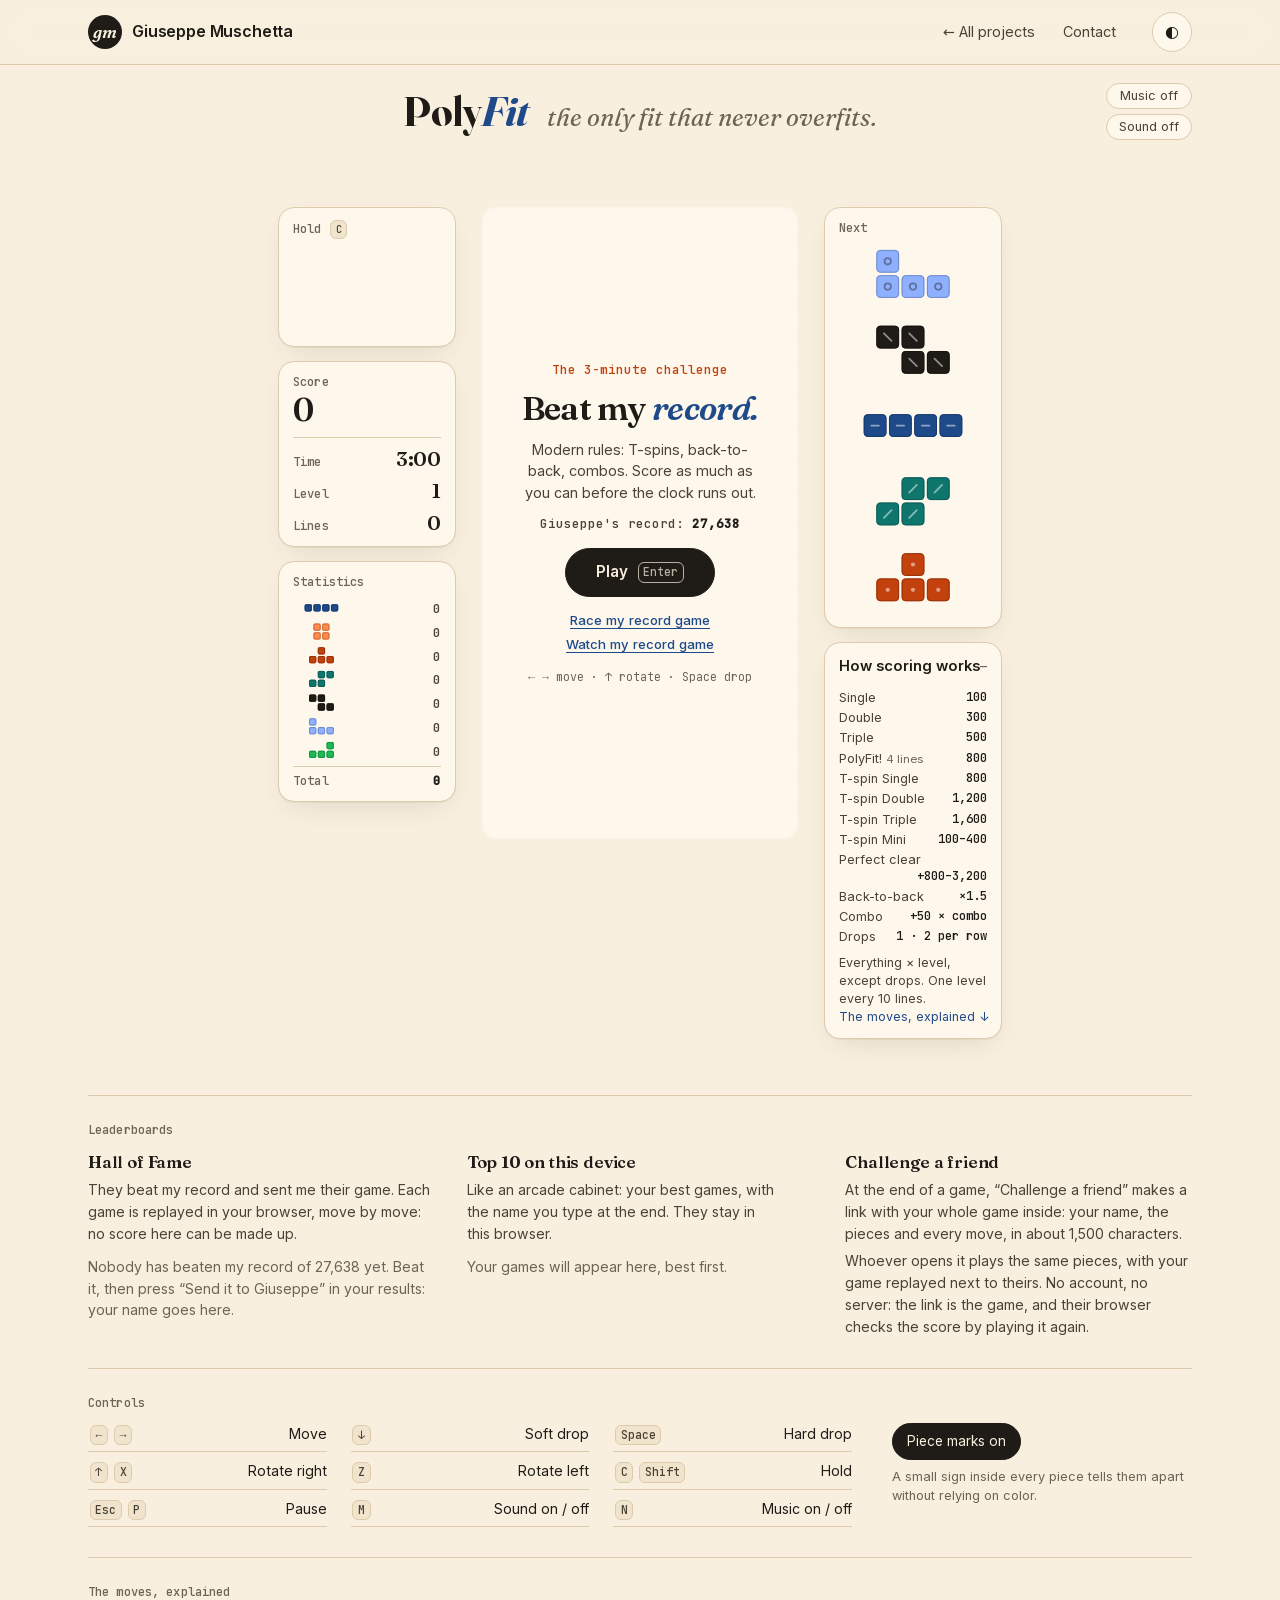
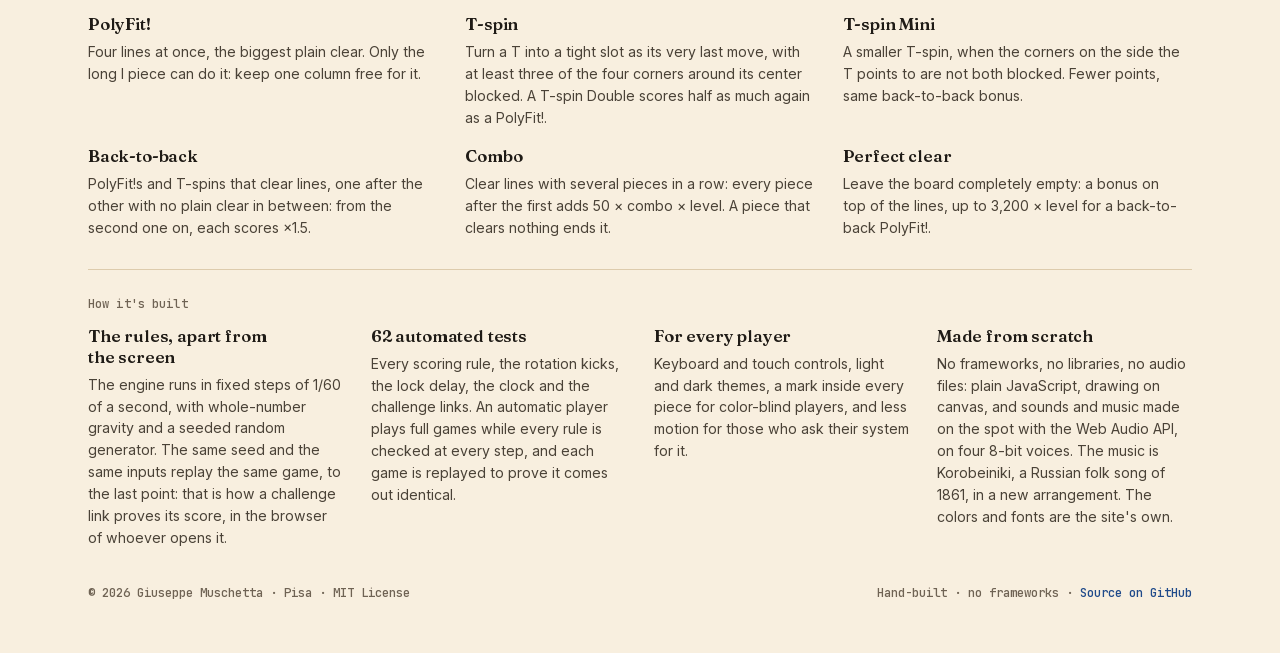
<file: index.html>
<!doctype html>
<!-- © 2026 Giuseppe Muschetta. Released under the MIT License: see LICENSE. -->
<html lang="en">
<head>
  <meta charset="utf-8">
  <meta name="viewport" content="width=device-width, initial-scale=1, viewport-fit=cover">
  <meta name="copyright" content="© 2026 Giuseppe Muschetta. MIT License.">
  <title>PolyFit: the 3-minute challenge · Giuseppe Muschetta</title>
  <meta name="description" content="PolyFit, a falling-blocks puzzle with modern rules by Giuseppe Muschetta: T-spins, combos, back-to-back. Three minutes to score as much as you can.">
  <meta name="color-scheme" content="light dark">
  <meta property="og:title" content="PolyFit: the 3-minute challenge · Giuseppe Muschetta">
  <meta property="og:description" content="Three minutes, one score. A falling-blocks puzzle with modern rules, hand-built from scratch: T-spins, combos, back-to-back. Can you beat it?">
  <meta property="og:type" content="website">
  <meta property="og:url" content="https://giuseppemuschetta.com/challenge/">
  <meta property="og:site_name" content="Giuseppe Muschetta">
  <meta property="og:locale" content="en_US">
  <meta property="og:image" content="https://giuseppemuschetta.com/assets/og/challenge.png">
  <meta property="og:image:width" content="1200">
  <meta property="og:image:height" content="630">
  <meta property="og:image:alt" content="PolyFit: the 3-minute challenge by Giuseppe Muschetta. 3 min on the clock, one score; 15 levels on the official speed curve; 0 frameworks or libraries, hand-built.">
  <meta name="twitter:card" content="summary_large_image">
  <meta name="twitter:title" content="PolyFit: the 3-minute challenge · Giuseppe Muschetta">
  <meta name="twitter:description" content="Three minutes, one score. A falling-blocks puzzle with modern rules, hand-built from scratch: T-spins, combos, back-to-back. Can you beat it?">
  <meta name="twitter:image" content="https://giuseppemuschetta.com/assets/og/challenge.png">
  <link rel="canonical" href="https://giuseppemuschetta.com/challenge/">
  <link rel="icon" href="favicon.svg" type="image/svg+xml">
  <link rel="stylesheet" href="assets/fonts/fonts.css">
  <link rel="stylesheet" href="styles/polyfit.css">
  <script src="src/theme-init.js"></script>
  <script type="module" src="src/main.js"></script>
</head>
<body>
  <header class="nav">
    <div class="wrap">
      <a class="mark" href="https://giuseppemuschetta.com/"><i>gm</i><span>Giuseppe Muschetta</span></a>
      <nav class="links">
        <a href="https://giuseppemuschetta.com/#work"><span class="l-long">← All projects</span><span class="l-short">← Work</span></a>
        <a class="hide-s" href="https://giuseppemuschetta.com/#contact">Contact</a>
      </nav>
      <button class="icon-btn" id="theme-btn" type="button" aria-label="Toggle light and dark theme">◐</button>
    </div>
  </header>

  <div class="title-row">
    <div class="brand">
      <h1>Poly<em>Fit</em></h1>
      <p class="slogan">the only fit that never overfits.</p>
    </div>
    <div class="toggles">
      <button class="chip" id="music-btn" type="button" aria-pressed="false">Music off</button>
      <button class="chip" id="sound-btn" type="button" aria-pressed="false">Sound off</button>
    </div>
  </div>

  <main class="stage" id="stage">
    <aside class="side side-left">
    <section class="panel hold-panel" aria-label="Hold">
      <h2 class="label">Hold <kbd>C</kbd></h2>
      <canvas id="hold"></canvas>
    </section>

    <section class="panel stats" aria-label="Game status">
      <div class="stat score-stat"><span class="label">Score</span><b id="score">0</b><span class="pace" id="pace" hidden></span></div>
      <div class="stat" id="time-stat"><span class="label">Time</span><b id="time">3:00</b></div>
      <div class="stat"><span class="label">Level</span><b id="level">1</b></div>
      <div class="stat"><span class="label">Lines</span><b id="lines">0</b></div>
    </section>

    <section class="panel rival" id="rival" hidden aria-label="Your rival, on the same pieces">
      <h2 class="label">Rival</h2>
      <p class="rival-name" id="rival-name"></p>
      <canvas id="rival-board" aria-hidden="true"></canvas>
      <p class="rival-line"><b id="rival-score">0</b><span id="rival-move"></span></p>
    </section>

    <section class="panel watchbar" id="watchbar" hidden aria-label="Replay">
      <h2 class="label">Watching</h2>
      <p class="watch-name" id="watch-name"></p>
      <div class="watch-buttons">
        <button class="chip" id="watch-speed" type="button" aria-label="Replay speed">1×</button>
        <button class="chip" id="watch-again" type="button" hidden>Watch again</button>
        <button class="chip" id="watch-stop" type="button">Stop <kbd>Esc</kbd></button>
      </div>
    </section>

    <section class="panel dealt" aria-label="Statistics: the pieces so far, by shape">
      <h2 class="label">Statistics</h2>
      <div class="dealt-grid" id="dealt-grid">
        <canvas id="dealt-shapes" aria-hidden="true"></canvas>
      </div>
      <p class="dealt-sum"><span class="label">Total</span><b id="dealt-total">0</b></p>
    </section>
    </aside>

    <div class="well" id="well">
      <canvas id="board" role="img" aria-label="The PolyFit board"></canvas>
      <div class="popups" id="popups"></div>
      <p class="sr-only" id="live" aria-live="polite"></p>

      <div class="overlay intro" id="intro">
        <p class="eyebrow" id="intro-eyebrow">The 3-minute challenge</p>
        <h2 id="intro-title">Three minutes. <em>One score.</em></h2>
        <p class="lede" id="intro-lede">Modern rules: T-spins, back-to-back, combos. Score as much as you can before the clock runs out.</p>
        <p class="note" id="intro-note" hidden></p>
        <p class="record" id="intro-record" hidden></p>
        <p class="best" id="intro-best" hidden></p>
        <button class="btn primary" id="play-btn" type="button"><span id="play-label">Play</span> <kbd>Enter</kbd></button>
        <p class="intro-more" id="intro-more" hidden>
          <button class="link-btn" id="race-btn" type="button" hidden>Race my record game</button>
          <button class="link-btn" id="watch-btn" type="button" hidden>Watch their game</button>
          <button class="link-btn" id="leave-btn" type="button" hidden>New pieces instead</button>
        </p>
        <p class="keys only-keys">← → move · ↑ rotate · Space drop</p>
        <p class="keys only-touch">Drag to move · tap to rotate · flick down to drop</p>
      </div>

      <div class="overlay countdown" id="countdown" hidden aria-hidden="true"><b id="count"></b></div>

      <div class="overlay paused" id="paused" hidden>
        <h2>Paused</h2>
        <p class="lede">The board stays hidden while the game is paused.</p>
        <button class="btn primary" id="resume-btn" type="button">Resume <kbd>Esc</kbd></button>
        <button class="btn" id="restart-btn" type="button">Restart <kbd>R</kbd></button>
      </div>
    </div>

    <aside class="side side-right">
    <section class="panel next-panel" aria-label="Next pieces">
      <h2 class="label">Next</h2>
      <canvas id="next"></canvas>
    </section>

    <details class="panel scoring" id="scoring" open>
      <summary>How scoring works</summary>
      <dl class="points">
        <div><dt>Single</dt><dd>100</dd></div>
        <div><dt>Double</dt><dd>300</dd></div>
        <div><dt>Triple</dt><dd>500</dd></div>
        <div><dt>PolyFit! <small>4 lines</small></dt><dd>800</dd></div>
        <div><dt>T-spin Single</dt><dd>800</dd></div>
        <div><dt>T-spin Double</dt><dd>1,200</dd></div>
        <div><dt>T-spin Triple</dt><dd>1,600</dd></div>
        <div><dt>T-spin Mini</dt><dd>100–400</dd></div>
        <div><dt>Perfect clear</dt><dd>+800–3,200</dd></div>
        <div><dt>Back-to-back</dt><dd>×1.5</dd></div>
        <div><dt>Combo</dt><dd>+50 × combo</dd></div>
        <div><dt>Drops</dt><dd>1 · 2 per row</dd></div>
      </dl>
      <p>Everything × level, except drops. One level every 10 lines. <a href="#moves">The moves, explained ↓</a></p>
    </details>
    </aside>

    <div class="touchbar" id="touchbar">
      <button class="pad" type="button" data-button="rotateCCW" aria-label="Rotate left">↺</button>
      <button class="pad" type="button" data-button="hold" aria-label="Hold">Hold</button>
      <button class="pad" type="button" data-button="pause" aria-label="Pause">Ⅱ</button>
    </div>
  </main>

  <section class="summary" id="summary" hidden></section>

  <section class="boards" id="boards" aria-labelledby="boards-title">
    <h2 id="boards-title" class="label">Leaderboards</h2>
    <div class="boards-grid">
      <div class="board-block">
        <h3>Hall of Fame</h3>
        <p class="board-note">They beat my record and sent me their game. Each game is replayed in your browser, move by move: no score here can be made up.</p>
        <table class="board-table" id="hall-table" hidden>
          <thead><tr><th scope="col" class="place">#</th><th scope="col">Name</th><th scope="col" class="num">Score</th><th scope="col" class="when">Date</th><th scope="col" class="go"><span class="sr-only">Replay</span></th></tr></thead>
          <tbody id="hall-body"></tbody>
        </table>
        <p class="board-empty" id="hall-empty"></p>
      </div>
      <div class="board-block">
        <h3>Top 10 on this device</h3>
        <p class="board-note">Like an arcade cabinet: your best games, with the name you type at the end. They stay in this browser.</p>
        <table class="board-table" id="local-table" hidden>
          <thead><tr><th scope="col" class="place">#</th><th scope="col">Name</th><th scope="col" class="num">Score</th><th scope="col" class="when">Date</th><th scope="col" class="go"><span class="sr-only">Replay</span></th></tr></thead>
          <tbody id="local-body"></tbody>
        </table>
        <p class="board-empty" id="local-empty">Your games will appear here, best first.</p>
        <button class="link-btn" id="clear-top" type="button" hidden>Clear this list</button>
      </div>
      <div class="board-block">
        <h3>Challenge a friend</h3>
        <p class="board-note">At the end of a game, “Challenge a friend” makes a link with your whole game inside: your name, the pieces and every move, in about 1,500 characters.</p>
        <p class="board-note">Whoever opens it plays the same pieces, with your game replayed next to theirs. No account, no server: the link is the game, and their browser checks the score by playing it again.</p>
      </div>
    </div>
  </section>

  <section class="help" aria-labelledby="help-title">
    <h2 id="help-title" class="label">Controls</h2>
    <div class="controls">
      <dl class="keys-list only-keys">
        <div><dt><kbd>←</kbd> <kbd>→</kbd></dt><dd>Move</dd></div>
        <div><dt><kbd>↓</kbd></dt><dd>Soft drop</dd></div>
        <div><dt><kbd>Space</kbd></dt><dd>Hard drop</dd></div>
        <div><dt><kbd>↑</kbd> <kbd>X</kbd></dt><dd>Rotate right</dd></div>
        <div><dt><kbd>Z</kbd></dt><dd>Rotate left</dd></div>
        <div><dt><kbd>C</kbd> <kbd>Shift</kbd></dt><dd>Hold</dd></div>
        <div><dt><kbd>Esc</kbd> <kbd>P</kbd></dt><dd>Pause</dd></div>
        <div><dt><kbd>M</kbd></dt><dd>Sound on / off</dd></div>
        <div><dt><kbd>N</kbd></dt><dd>Music on / off</dd></div>
      </dl>
      <dl class="keys-list only-touch">
        <div><dt>Drag left or right</dt><dd>Move</dd></div>
        <div><dt>Tap</dt><dd>Rotate right</dd></div>
        <div><dt>Drag down slowly</dt><dd>Soft drop</dd></div>
        <div><dt>Flick down</dt><dd>Hard drop</dd></div>
        <div><dt>Flick up</dt><dd>Hold</dd></div>
      </dl>
      <div class="options">
        <button class="chip" id="marks-btn" type="button" aria-pressed="true">Piece marks on</button>
        <p>A small sign inside every piece tells them apart without relying on color.</p>
      </div>
    </div>
  </section>

  <section class="moves" id="moves" aria-labelledby="moves-title">
    <h2 id="moves-title" class="label">The moves, explained</h2>
    <dl class="moves-grid">
      <div><dt>PolyFit!</dt><dd>Four lines at once, the biggest plain clear. Only the long I piece can do it: keep one column free for it.</dd></div>
      <div><dt>T-spin</dt><dd>Turn a T into a tight slot as its very last move, with at least three of the four corners around its center blocked. A T-spin Double scores half as much again as a PolyFit!.</dd></div>
      <div><dt>T-spin Mini</dt><dd>A smaller T-spin, when the corners on the side the T points to are not both blocked. Fewer points, same back-to-back bonus.</dd></div>
      <div><dt>Back-to-back</dt><dd>PolyFit!s and T-spins that clear lines, one after the other with no plain clear in between: from the second one on, each scores ×1.5.</dd></div>
      <div><dt>Combo</dt><dd>Clear lines with several pieces in a row: every piece after the first adds 50 × combo × level. A piece that clears nothing ends it.</dd></div>
      <div><dt>Perfect clear</dt><dd>Leave the board completely empty: a bonus on top of the lines, up to 3,200 × level for a back-to-back PolyFit!.</dd></div>
    </dl>
  </section>

  <section class="built" aria-labelledby="built-title">
    <h2 id="built-title" class="label">How it's built</h2>
    <div class="built-grid">
      <div>
        <h3>The rules, apart from the screen</h3>
        <p>The engine runs in fixed steps of 1/60 of a second, with whole-number gravity and a seeded random generator. The same seed and the same inputs replay the same game, to the last point: that is how a challenge link proves its score, in the browser of whoever opens it.</p>
      </div>
      <div>
        <h3>62 automated tests</h3>
        <p>Every scoring rule, the rotation kicks, the lock delay, the clock and the challenge links. An automatic player plays full games while every rule is checked at every step, and each game is replayed to prove it comes out identical.</p>
      </div>
      <div>
        <h3>For every player</h3>
        <p>Keyboard and touch controls, light and dark themes, a mark inside every piece for color-blind players, and less motion for those who ask their system for it.</p>
      </div>
      <div>
        <h3>Made from scratch</h3>
        <p>No frameworks, no libraries, no audio files: plain JavaScript, drawing on canvas, and sounds and music made on the spot with the Web Audio API, on four 8-bit voices. The music is Korobeiniki, a Russian folk song of 1861, in a new arrangement. The colors and fonts are the site's own.</p>
      </div>
    </div>
  </section>

  <footer class="wrap"><span>© 2026 Giuseppe Muschetta · Pisa · MIT License</span><span>Hand-built · no frameworks · <a href="https://github.com/giuseppemuschetta/PolyFit-Falling-Blocks-Puzzle-in-JavaScript">Source on GitHub</a></span></footer>
</body>
</html>
</file>
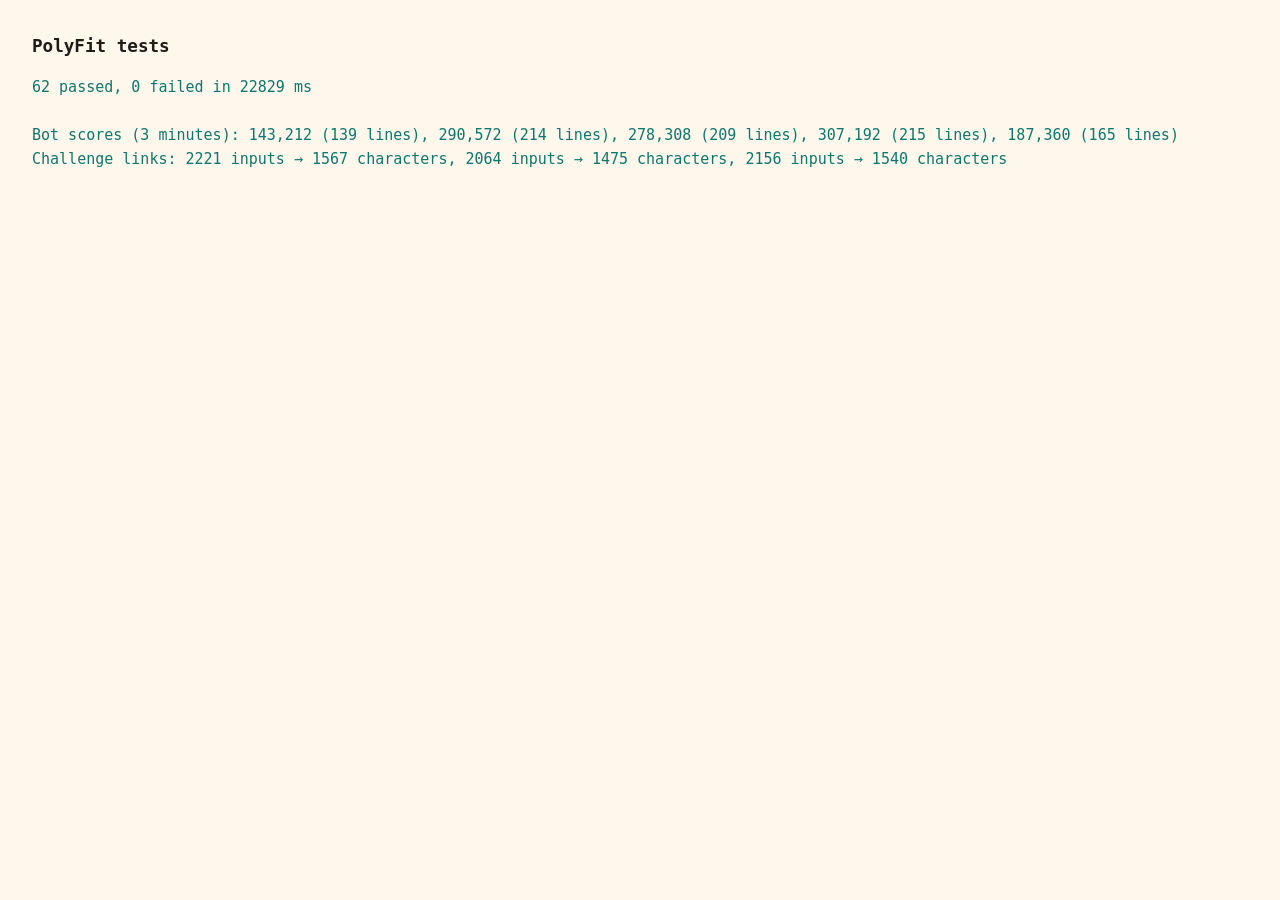
<file: tests/index.html>
<!doctype html>
<html lang="en">
<head>
  <meta charset="utf-8">
  <meta name="viewport" content="width=device-width, initial-scale=1">
  <title>PolyFit tests</title>
  <link rel="icon" href="../favicon.svg" type="image/svg+xml">
  <link rel="stylesheet" href="tests.css">
  <script type="module" src="run.js"></script>
</head>
<body>
  <h1>PolyFit tests</h1>
  <pre id="out">Loading…</pre>
</body>
</html>
</file>
<file: assets/fonts/fonts.css>
/* Fonts of the site: Fraunces, Inter and JetBrains Mono, each under the SIL Open Font License 1.1
   (OFL-Fraunces.txt, OFL-Inter.txt, OFL-JetBrainsMono.txt in this folder).
   Served from this site instead of Google Fonts, so no visitor data goes to Google: the same files
   and the same @font-face rules (subsets, unicode ranges, font-display) that Google Fonts sent on 24 Oct 2026. */
/* vietnamese */
@font-face {
  font-family: 'Fraunces';
  font-style: italic;
  font-weight: 400 700;
  font-display: swap;
  src: url(fraunces-italic-vietnamese.woff2) format('woff2');
  unicode-range: U+0102-0103, U+0110-0111, U+0128-0129, U+0168-0169, U+01A0-01A1, U+01AF-01B0, U+0300-0301, U+0303-0304, U+0308-0309, U+0323, U+0329, U+1EA0-1EF9, U+20AB;
}
/* latin-ext */
@font-face {
  font-family: 'Fraunces';
  font-style: italic;
  font-weight: 400 700;
  font-display: swap;
  src: url(fraunces-italic-latin-ext.woff2) format('woff2');
  unicode-range: U+0100-02BA, U+02BD-02C5, U+02C7-02CC, U+02CE-02D7, U+02DD-02FF, U+0304, U+0308, U+0329, U+1D00-1DBF, U+1E00-1E9F, U+1EF2-1EFF, U+2020, U+20A0-20AB, U+20AD-20C4, U+2113, U+2C60-2C7F, U+A720-A7FF;
}
/* latin */
@font-face {
  font-family: 'Fraunces';
  font-style: italic;
  font-weight: 400 700;
  font-display: swap;
  src: url(fraunces-italic-latin.woff2) format('woff2');
  unicode-range: U+0000-00FF, U+0131, U+0152-0153, U+02BB-02BC, U+02C6, U+02DA, U+02DC, U+0304, U+0308, U+0329, U+2000-206F, U+20AC, U+2122, U+2191, U+2193, U+2212, U+2215, U+FEFF, U+FFFD;
}
/* vietnamese */
@font-face {
  font-family: 'Fraunces';
  font-style: normal;
  font-weight: 400 700;
  font-display: swap;
  src: url(fraunces-vietnamese.woff2) format('woff2');
  unicode-range: U+0102-0103, U+0110-0111, U+0128-0129, U+0168-0169, U+01A0-01A1, U+01AF-01B0, U+0300-0301, U+0303-0304, U+0308-0309, U+0323, U+0329, U+1EA0-1EF9, U+20AB;
}
/* latin-ext */
@font-face {
  font-family: 'Fraunces';
  font-style: normal;
  font-weight: 400 700;
  font-display: swap;
  src: url(fraunces-latin-ext.woff2) format('woff2');
  unicode-range: U+0100-02BA, U+02BD-02C5, U+02C7-02CC, U+02CE-02D7, U+02DD-02FF, U+0304, U+0308, U+0329, U+1D00-1DBF, U+1E00-1E9F, U+1EF2-1EFF, U+2020, U+20A0-20AB, U+20AD-20C4, U+2113, U+2C60-2C7F, U+A720-A7FF;
}
/* latin */
@font-face {
  font-family: 'Fraunces';
  font-style: normal;
  font-weight: 400 700;
  font-display: swap;
  src: url(fraunces-latin.woff2) format('woff2');
  unicode-range: U+0000-00FF, U+0131, U+0152-0153, U+02BB-02BC, U+02C6, U+02DA, U+02DC, U+0304, U+0308, U+0329, U+2000-206F, U+20AC, U+2122, U+2191, U+2193, U+2212, U+2215, U+FEFF, U+FFFD;
}
/* cyrillic-ext */
@font-face {
  font-family: 'Inter';
  font-style: normal;
  font-weight: 400 700;
  font-display: swap;
  src: url(inter-cyrillic-ext.woff2) format('woff2');
  unicode-range: U+0460-052F, U+1C80-1C8A, U+20B4, U+2DE0-2DFF, U+A640-A69F, U+FE2E-FE2F;
}
/* cyrillic */
@font-face {
  font-family: 'Inter';
  font-style: normal;
  font-weight: 400 700;
  font-display: swap;
  src: url(inter-cyrillic.woff2) format('woff2');
  unicode-range: U+0301, U+0400-045F, U+0490-0491, U+04B0-04B1, U+2116;
}
/* greek-ext */
@font-face {
  font-family: 'Inter';
  font-style: normal;
  font-weight: 400 700;
  font-display: swap;
  src: url(inter-greek-ext.woff2) format('woff2');
  unicode-range: U+1F00-1FFF;
}
/* greek */
@font-face {
  font-family: 'Inter';
  font-style: normal;
  font-weight: 400 700;
  font-display: swap;
  src: url(inter-greek.woff2) format('woff2');
  unicode-range: U+0370-0377, U+037A-037F, U+0384-038A, U+038C, U+038E-03A1, U+03A3-03FF;
}
/* vietnamese */
@font-face {
  font-family: 'Inter';
  font-style: normal;
  font-weight: 400 700;
  font-display: swap;
  src: url(inter-vietnamese.woff2) format('woff2');
  unicode-range: U+0102-0103, U+0110-0111, U+0128-0129, U+0168-0169, U+01A0-01A1, U+01AF-01B0, U+0300-0301, U+0303-0304, U+0308-0309, U+0323, U+0329, U+1EA0-1EF9, U+20AB;
}
/* latin-ext */
@font-face {
  font-family: 'Inter';
  font-style: normal;
  font-weight: 400 700;
  font-display: swap;
  src: url(inter-latin-ext.woff2) format('woff2');
  unicode-range: U+0100-02BA, U+02BD-02C5, U+02C7-02CC, U+02CE-02D7, U+02DD-02FF, U+0304, U+0308, U+0329, U+1D00-1DBF, U+1E00-1E9F, U+1EF2-1EFF, U+2020, U+20A0-20AB, U+20AD-20C4, U+2113, U+2C60-2C7F, U+A720-A7FF;
}
/* latin */
@font-face {
  font-family: 'Inter';
  font-style: normal;
  font-weight: 400 700;
  font-display: swap;
  src: url(inter-latin.woff2) format('woff2');
  unicode-range: U+0000-00FF, U+0131, U+0152-0153, U+02BB-02BC, U+02C6, U+02DA, U+02DC, U+0304, U+0308, U+0329, U+2000-206F, U+20AC, U+2122, U+2191, U+2193, U+2212, U+2215, U+FEFF, U+FFFD;
}
/* cyrillic-ext */
@font-face {
  font-family: 'JetBrains Mono';
  font-style: normal;
  font-weight: 400;
  font-display: swap;
  src: url(jetbrains-mono-cyrillic-ext.woff2) format('woff2');
  unicode-range: U+0460-052F, U+1C80-1C8A, U+20B4, U+2DE0-2DFF, U+A640-A69F, U+FE2E-FE2F;
}
/* cyrillic */
@font-face {
  font-family: 'JetBrains Mono';
  font-style: normal;
  font-weight: 400;
  font-display: swap;
  src: url(jetbrains-mono-cyrillic.woff2) format('woff2');
  unicode-range: U+0301, U+0400-045F, U+0490-0491, U+04B0-04B1, U+2116;
}
/* greek */
@font-face {
  font-family: 'JetBrains Mono';
  font-style: normal;
  font-weight: 400;
  font-display: swap;
  src: url(jetbrains-mono-greek.woff2) format('woff2');
  unicode-range: U+0370-0377, U+037A-037F, U+0384-038A, U+038C, U+038E-03A1, U+03A3-03FF;
}
/* vietnamese */
@font-face {
  font-family: 'JetBrains Mono';
  font-style: normal;
  font-weight: 400;
  font-display: swap;
  src: url(jetbrains-mono-vietnamese.woff2) format('woff2');
  unicode-range: U+0102-0103, U+0110-0111, U+0128-0129, U+0168-0169, U+01A0-01A1, U+01AF-01B0, U+0300-0301, U+0303-0304, U+0308-0309, U+0323, U+0329, U+1EA0-1EF9, U+20AB;
}
/* latin-ext */
@font-face {
  font-family: 'JetBrains Mono';
  font-style: normal;
  font-weight: 400;
  font-display: swap;
  src: url(jetbrains-mono-latin-ext.woff2) format('woff2');
  unicode-range: U+0100-02BA, U+02BD-02C5, U+02C7-02CC, U+02CE-02D7, U+02DD-02FF, U+0304, U+0308, U+0329, U+1D00-1DBF, U+1E00-1E9F, U+1EF2-1EFF, U+2020, U+20A0-20AB, U+20AD-20C4, U+2113, U+2C60-2C7F, U+A720-A7FF;
}
/* latin */
@font-face {
  font-family: 'JetBrains Mono';
  font-style: normal;
  font-weight: 400;
  font-display: swap;
  src: url(jetbrains-mono-latin.woff2) format('woff2');
  unicode-range: U+0000-00FF, U+0131, U+0152-0153, U+02BB-02BC, U+02C6, U+02DA, U+02DC, U+0304, U+0308, U+0329, U+2000-206F, U+20AC, U+2122, U+2191, U+2193, U+2212, U+2215, U+FEFF, U+FFFD;
}
/* cyrillic-ext */
@font-face {
  font-family: 'JetBrains Mono';
  font-style: normal;
  font-weight: 500;
  font-display: swap;
  src: url(jetbrains-mono-cyrillic-ext.woff2) format('woff2');
  unicode-range: U+0460-052F, U+1C80-1C8A, U+20B4, U+2DE0-2DFF, U+A640-A69F, U+FE2E-FE2F;
}
/* cyrillic */
@font-face {
  font-family: 'JetBrains Mono';
  font-style: normal;
  font-weight: 500;
  font-display: swap;
  src: url(jetbrains-mono-cyrillic.woff2) format('woff2');
  unicode-range: U+0301, U+0400-045F, U+0490-0491, U+04B0-04B1, U+2116;
}
/* greek */
@font-face {
  font-family: 'JetBrains Mono';
  font-style: normal;
  font-weight: 500;
  font-display: swap;
  src: url(jetbrains-mono-greek.woff2) format('woff2');
  unicode-range: U+0370-0377, U+037A-037F, U+0384-038A, U+038C, U+038E-03A1, U+03A3-03FF;
}
/* vietnamese */
@font-face {
  font-family: 'JetBrains Mono';
  font-style: normal;
  font-weight: 500;
  font-display: swap;
  src: url(jetbrains-mono-vietnamese.woff2) format('woff2');
  unicode-range: U+0102-0103, U+0110-0111, U+0128-0129, U+0168-0169, U+01A0-01A1, U+01AF-01B0, U+0300-0301, U+0303-0304, U+0308-0309, U+0323, U+0329, U+1EA0-1EF9, U+20AB;
}
/* latin-ext */
@font-face {
  font-family: 'JetBrains Mono';
  font-style: normal;
  font-weight: 500;
  font-display: swap;
  src: url(jetbrains-mono-latin-ext.woff2) format('woff2');
  unicode-range: U+0100-02BA, U+02BD-02C5, U+02C7-02CC, U+02CE-02D7, U+02DD-02FF, U+0304, U+0308, U+0329, U+1D00-1DBF, U+1E00-1E9F, U+1EF2-1EFF, U+2020, U+20A0-20AB, U+20AD-20C4, U+2113, U+2C60-2C7F, U+A720-A7FF;
}
/* latin */
@font-face {
  font-family: 'JetBrains Mono';
  font-style: normal;
  font-weight: 500;
  font-display: swap;
  src: url(jetbrains-mono-latin.woff2) format('woff2');
  unicode-range: U+0000-00FF, U+0131, U+0152-0153, U+02BB-02BC, U+02C6, U+02DA, U+02DC, U+0304, U+0308, U+0329, U+2000-206F, U+20AC, U+2122, U+2191, U+2193, U+2212, U+2215, U+FEFF, U+FFFD;
}
</file>
<file: styles/polyfit.css>
/* PolyFit: the website's look (newsprint paper, ink, Fraunces / Inter / JetBrains Mono).
   Every color is a custom property, defined once for light and once for dark;
   the canvas reads the same properties (src/view/theme.js). */

:root {
  --scheme: light;
  --bg: #f8efdf; --paper: #fdf7ec; --paper-2: #f1e4cc; --ink: #1f1b16; --ink-2: #4a4237; --muted: #6f6354;
  --rule: #ddcbac; --accent: #1f4a8a; --accent-ink: #ffffff; --hl: #c2410c; --hl-ink: #ffffff;
  --shadow: 0 1px 0 rgba(80, 60, 20, .06), 0 10px 30px -12px rgba(80, 60, 20, .18);
  /* the board */
  --board: #fdf7ec; --grid: #ede1cc; --flash: #ffffff;
  /* the pieces: colors of the website */
  --piece-i: #1f4a8a; --piece-t: #c2410c; --piece-s: #0f766e; --piece-z: #1f1b16;
  --piece-o: #ff8a4c; --piece-j: #8fb0ff; --piece-l: #1db954;
  /* the results charts: a palette checked for color-blind readers */
  --c1: #2a64c0; --c2: #e0601a; --c3: #14a383; --c4: #d9a000; --c5: #d0578f; --c6: #118a2e; --c-other: #b9ab92;
  color-scheme: light;
}

@media (prefers-color-scheme: dark) {
  :root:not([data-theme="light"]) {
    --scheme: dark;
    --bg: #0e1013; --paper: #15181d; --paper-2: #1c2027; --ink: #efe9dd; --ink-2: #cfc8ba; --muted: #9a9384;
    --rule: #2a2f37; --accent: #8fb0ff; --accent-ink: #0b1430; --hl: #ff8a4c; --hl-ink: #1b1006;
    --shadow: none;
    --board: #15181d; --grid: #22262d; --flash: #efe9dd;
    --piece-i: #8fb0ff; --piece-t: #ff8a4c; --piece-s: #4fd1c0; --piece-z: #efe9dd;
    --piece-o: #ffc29e; --piece-j: #3f6fdc; --piece-l: #1ed760;
    --c1: #4f86ea; --c2: #e5672c; --c3: #17a386; --c4: #b88500; --c5: #d65a92; --c6: #2e9b45; --c-other: #5f5a50;
    color-scheme: dark;
  }
}
:root[data-theme="dark"] {
  --scheme: dark;
  --bg: #0e1013; --paper: #15181d; --paper-2: #1c2027; --ink: #efe9dd; --ink-2: #cfc8ba; --muted: #9a9384;
  --rule: #2a2f37; --accent: #8fb0ff; --accent-ink: #0b1430; --hl: #ff8a4c; --hl-ink: #1b1006;
  --shadow: none;
  --board: #15181d; --grid: #22262d; --flash: #efe9dd;
  --piece-i: #8fb0ff; --piece-t: #ff8a4c; --piece-s: #4fd1c0; --piece-z: #efe9dd;
  --piece-o: #ffc29e; --piece-j: #3f6fdc; --piece-l: #1ed760;
  --c1: #4f86ea; --c2: #e5672c; --c3: #17a386; --c4: #b88500; --c5: #d65a92; --c6: #2e9b45; --c-other: #5f5a50;
  color-scheme: dark;
}

* { box-sizing: border-box; margin: 0; padding: 0; }
body {
  background: var(--bg); color: var(--ink);
  font: 16px/1.6 Inter, system-ui, sans-serif;
  -webkit-font-smoothing: antialiased; text-rendering: optimizeLegibility;
  touch-action: manipulation;
}
a { color: inherit; }
p, li, dd, dt, h2, h3 { text-wrap: pretty; } /* no word left alone on the last line */
.wrap { max-width: 1160px; margin: 0 auto; padding: 0 28px; }
button { font: inherit; color: inherit; }
[hidden] { display: none !important; }
.sr-only { position: absolute; width: 1px; height: 1px; overflow: hidden; clip-path: inset(50%); white-space: nowrap; }

kbd {
  display: inline-block; min-width: 1.6em; padding: 0 .4em; margin-left: .15em;
  font: 500 .72rem/1.6 "JetBrains Mono", ui-monospace, monospace; text-align: center;
  border: 1px solid var(--rule); border-radius: 6px; background: var(--paper-2); color: var(--ink-2);
}
.label { font: 500 .76rem "JetBrains Mono", ui-monospace, monospace; color: var(--muted); letter-spacing: .01em; }
.label kbd { font-size: .66rem; }
.eyebrow { font: 500 .8rem "JetBrains Mono", ui-monospace, monospace; color: var(--hl); }

/* ---------- buttons (as on the website) ---------- */
.btn {
  display: inline-flex; align-items: center; justify-content: center; gap: 8px;
  padding: 11px 20px; border-radius: 999px; font-weight: 600; font-size: .95rem; text-decoration: none;
  border: 1px solid var(--rule); background: var(--paper); color: var(--ink); cursor: pointer;
  transition: border-color .15s, transform .15s, background .15s;
}
.btn:hover { border-color: var(--ink); transform: translateY(-1px); }
.btn.primary { background: var(--ink); border-color: var(--ink); color: var(--bg); }
.btn.primary:hover { background: var(--accent); border-color: var(--accent); color: var(--accent-ink); }
.btn kbd { background: transparent; border-color: currentColor; color: inherit; opacity: .7; }
.chip {
  font-size: .85rem; border: 1px solid var(--rule); background: var(--paper); color: var(--ink-2);
  border-radius: 999px; padding: 7px 14px; cursor: pointer;
}
.chip[aria-pressed="true"] { background: var(--ink); color: var(--bg); border-color: var(--ink); }
.btn.hl { background: var(--hl); border-color: var(--hl); color: var(--hl-ink); }
.btn.hl:hover { background: var(--ink); border-color: var(--ink); color: var(--bg); }
.link-btn {
  background: none; border: 0; padding: 2px 0; cursor: pointer;
  font: 500 .82rem/1.4 Inter, system-ui, sans-serif; color: var(--accent);
  text-decoration: underline; text-decoration-thickness: 1px; text-underline-offset: 3px;
}
.link-btn:hover { color: var(--ink); }
.icon-btn {
  width: 40px; height: 40px; border-radius: 50%; border: 1px solid var(--rule); background: var(--paper);
  cursor: pointer; display: grid; place-items: center; font-size: 1rem;
}
.icon-btn:hover, .chip:hover { border-color: var(--muted); }
:focus-visible { outline: 2px solid var(--accent); outline-offset: 2px; }

/* ---------- header: the same as on the website's pages ---------- */
header.nav {
  position: sticky; top: 0; z-index: 20; border-bottom: 1px solid var(--rule);
  background: color-mix(in srgb, var(--bg) 82%, transparent);
  -webkit-backdrop-filter: saturate(1.2) blur(12px); backdrop-filter: saturate(1.2) blur(12px);
}
header.nav .wrap { display: flex; align-items: center; gap: 24px; height: 64px; }
.mark { display: flex; align-items: center; gap: 10px; text-decoration: none; font-weight: 600; letter-spacing: -.01em; }
.mark i {
  font: italic 600 1.05rem/1 Fraunces, Georgia, serif; width: 34px; height: 34px; border-radius: 50%;
  display: grid; place-items: center; background: var(--ink); color: var(--bg);
}
nav.links { display: flex; gap: 4px; margin-left: auto; }
nav.links a { font-size: .9rem; color: var(--ink-2); text-decoration: none; padding: 8px 12px; border-radius: 999px; white-space: nowrap; }
nav.links a:hover { background: var(--paper-2); color: var(--ink); }
nav.links .l-short { display: none; }

/* the name and the slogan in the middle of the page; on the right, Music above Sound, the same size */
.title-row {
  max-width: 1160px; margin: 0 auto; padding: 18px 28px 0;
  display: grid; grid-template-columns: 1fr auto 1fr; align-items: center; gap: 14px;
}
.brand { grid-column: 2; grid-row: 1; display: flex; align-items: baseline; justify-content: center; gap: 2px 18px; flex-wrap: wrap; text-align: center; }
.brand h1 { font: 700 2.6rem/1 Fraunces, Georgia, serif; letter-spacing: -.02em; font-variation-settings: "opsz" 144; }
.brand h1 em { color: var(--accent); }
.slogan { font: italic 400 1.53rem/1.2 Fraunces, Georgia, serif; color: var(--muted); } /* 2.6 / 1.53: the same ratio as before */
.toggles { grid-column: 3; grid-row: 1; justify-self: end; display: grid; gap: 5px; } /* one column: both buttons as wide as the wider */
.toggles .chip { padding: 4px 12px; font-size: .8rem; line-height: 1.25; white-space: nowrap; }

/* ---------- the stage: hold | board | next ---------- */
.stage {
  /* the board's height: as tall as the screen allows, and narrow enough to leave room for the side panels */
  --well-h: min(clamp(440px, calc(100svh - 205px), 780px), calc((100vw - 410px) * 2.2));
  --cell: calc(var(--well-h) / 22);
  max-width: 1160px; margin: 0 auto; padding: 4px 28px 28px;
  display: grid; justify-content: center; align-items: start;
  grid-template-columns: minmax(140px, 178px) auto minmax(140px, 178px);
  grid-template-areas:
    "left well right"
    ". touch .";
  gap: 16px 26px;
}
.side { display: flex; flex-direction: column; gap: 14px; padding-top: calc(var(--cell) * 2); }
.side-left { grid-area: left; }
.side-right { grid-area: right; }
.well { grid-area: well; }
.touchbar { grid-area: touch; }
.hold-panel { grid-area: hold; }
.stats { grid-area: stats; }
.next-panel { grid-area: next; }
.scoring { grid-area: scoring; }

.panel { background: var(--paper); border: 1px solid var(--rule); border-radius: 16px; padding: 12px 14px; box-shadow: var(--shadow); }
.panel canvas { display: block; width: 100%; }
#hold { height: calc(var(--cell) * 3); }
#next { height: calc(var(--cell) * 12); }

.stats { display: grid; gap: 10px; }
.stat { display: flex; justify-content: space-between; align-items: baseline; gap: 10px; }
.stat b { font: 600 1.25rem/1.1 Fraunces, Georgia, serif; font-variant-numeric: tabular-nums; letter-spacing: -.01em; }
.score-stat { flex-direction: column; align-items: flex-start; gap: 2px; padding-bottom: 10px; border-bottom: 1px solid var(--rule); }
.score-stat b { font-size: 2rem; }
#time-stat.hurry b { color: var(--hl); animation: hurry 1s ease-in-out infinite; }
/* the gap to the best game or to the rival, at the same moment: the sign says it, the color repeats it */
.pace { font: 500 .72rem/1.3 "JetBrains Mono", ui-monospace, monospace; color: var(--muted); font-variant-numeric: tabular-nums; margin-top: 3px; }
.pace.ahead { color: var(--accent); }
.pace.behind { color: var(--hl); }
.pace .short { display: none; }

/* ---------- the rival (same pieces, replayed next to you) and the replay bar ---------- */
.rival-name, .watch-name { font: 600 1.05rem/1.2 Fraunces, Georgia, serif; letter-spacing: -.01em; margin-top: 2px; overflow-wrap: anywhere; }
.rival canvas { height: calc(var(--cell) * 7); margin-top: 8px; }
.rival-line { display: flex; justify-content: space-between; align-items: baseline; gap: 8px; margin-top: 6px; min-height: 1.4em; }
.rival-line b { font: 600 1.15rem/1.1 Fraunces, Georgia, serif; font-variant-numeric: tabular-nums; }
.rival-line span { font: 600 .64rem/1.25 "JetBrains Mono", ui-monospace, monospace; color: var(--hl); text-transform: uppercase; letter-spacing: .03em; text-align: right; }
.watch-buttons { display: flex; flex-wrap: wrap; gap: 6px; margin-top: 10px; }
.watch-buttons .chip { padding: 5px 11px; font-size: .8rem; }
@keyframes hurry { 50% { opacity: .55; } }

/* ---------- the pieces so far: each shape, small, and how many of it came into play ---------- */
.dealt { grid-area: dealt; --row: calc(var(--cell) * 0.75); }
.dealt-grid { display: grid; grid-template-columns: calc(var(--cell) * 1.8) 1fr; grid-auto-rows: var(--row); margin-top: 6px; }
.panel #dealt-shapes { grid-column: 1; grid-row: 1 / span 7; height: calc(var(--row) * 7); }
.dealt-grid p { grid-column: 2; align-self: center; text-align: right; line-height: 1; }
.dealt-grid b { font: 500 .8rem/1 "JetBrains Mono", ui-monospace, monospace; color: var(--ink-2); font-variant-numeric: tabular-nums; transition: color .6s; }
.dealt-grid b.new { color: var(--hl); transition: none; }
.dealt-sum { display: flex; justify-content: space-between; align-items: baseline; gap: 8px; margin-top: 4px; padding-top: 6px; border-top: 1px solid var(--rule); }
.dealt-sum b { font: 600 .8rem/1 "JetBrains Mono", ui-monospace, monospace; font-variant-numeric: tabular-nums; }

.scoring summary { cursor: pointer; font-weight: 600; font-size: .92rem; list-style: none; display: flex; justify-content: space-between; }
.scoring summary::-webkit-details-marker { display: none; }
.scoring summary::after { content: "+"; color: var(--muted); font-weight: 400; }
.scoring[open] summary::after { content: "–"; }
.scoring .points { margin: 10px 0 8px; display: grid; gap: 3px; }
.scoring .points div { display: flex; flex-wrap: wrap; justify-content: space-between; column-gap: 8px; font-size: .8rem; line-height: 1.35; }
.scoring dt { color: var(--ink-2); }
.scoring dt small { color: var(--muted); font-size: .72rem; }
.scoring dd { margin-left: auto; font: 500 .76rem/1.35 "JetBrains Mono", ui-monospace, monospace; white-space: nowrap; text-align: right; }
.scoring p { font-size: .78rem; line-height: 1.45; color: var(--ink-2); margin-top: 8px; }
.scoring p a { color: var(--accent); text-decoration: none; white-space: nowrap; }
.scoring p a:hover { text-decoration: underline; }

/* ---------- the board and what sits on it ---------- */
.well {
  position: relative; height: var(--well-h); aspect-ratio: 10 / 22;
  touch-action: none; user-select: none; -webkit-user-select: none;
}
.well canvas { display: block; width: 100%; height: 100%; }
.overlay {
  position: absolute; left: 0; right: 0; bottom: 0; top: calc(100% / 11);
  display: flex; flex-direction: column; align-items: center; justify-content: center; gap: 12px;
  padding: 24px 20px; text-align: center; border-radius: 14px; overflow-y: auto; justify-content: safe center;
  background: color-mix(in srgb, var(--paper) 93%, transparent);
  -webkit-backdrop-filter: blur(6px); backdrop-filter: blur(6px);
}
.overlay h2 { font: 600 clamp(1.5rem, calc(var(--cell) * 1.25), 2.1rem)/1.08 Fraunces, Georgia, serif; letter-spacing: -.02em; text-wrap: balance; }
.overlay h2 em { color: var(--accent); }
.overlay .lede { font-size: .9rem; line-height: 1.5; color: var(--ink-2); max-width: 28ch; text-wrap: pretty; }
.overlay .record, .overlay .best { font: 500 .8rem "JetBrains Mono", ui-monospace, monospace; color: var(--ink-2); }
.overlay .record b, .overlay .best b { color: var(--ink); font-weight: 600; }
.overlay .btn { margin-top: 4px; min-width: 150px; }
.overlay .keys { font: 400 .72rem/1.5 "JetBrains Mono", ui-monospace, monospace; color: var(--muted); }
.overlay .note { font: 500 .74rem/1.45 "JetBrains Mono", ui-monospace, monospace; color: var(--accent); max-width: 32ch; text-wrap: pretty; }
.overlay .note.warn { color: var(--hl); }
.intro-more { display: flex; flex-wrap: wrap; justify-content: center; gap: 2px 16px; }
.paused { background: var(--paper); }
.countdown { background: transparent; -webkit-backdrop-filter: none; backdrop-filter: none; pointer-events: none; }
.countdown b {
  font: italic 700 calc(var(--cell) * 4)/1 Fraunces, Georgia, serif; color: var(--ink);
  text-shadow: 0 0 18px var(--board), 0 0 4px var(--board);
  animation: count .6s ease-out both;
}
.countdown b.go { color: var(--accent); }
@keyframes count { from { opacity: 0; transform: scale(1.35); } 30% { opacity: 1; transform: scale(1); } to { opacity: .9; } }

.popups {
  position: absolute; left: 0; right: 0; top: 24%; pointer-events: none;
  display: flex; flex-direction: column; align-items: center; gap: 6px; text-align: center;
}
.popup {
  display: flex; flex-direction: column; align-items: center; gap: 1px;
  animation: pop 1.5s ease-out forwards;
  text-shadow: 0 0 10px var(--board), 0 0 3px var(--board), 0 0 1px var(--board);
}
.popup b { font: italic 600 clamp(1rem, calc(var(--cell) * .9), 1.5rem)/1.1 Fraunces, Georgia, serif; color: var(--ink); }
.popup.big b { font-size: clamp(1.3rem, calc(var(--cell) * 1.3), 2.2rem); }
.popup.special b { color: var(--accent); font-size: clamp(1.5rem, calc(var(--cell) * 1.6), 2.6rem); }
.popup span { font: 600 .72rem/1.5 "JetBrains Mono", ui-monospace, monospace; color: var(--hl); text-transform: uppercase; letter-spacing: .04em; }
.popup i { font: 500 .78rem/1.5 "JetBrains Mono", ui-monospace, monospace; font-style: normal; color: var(--ink-2); }
.popup.level b { color: var(--accent); }
.popup.banner { animation-duration: 2.2s; }
.popup.banner b { font-size: clamp(1.8rem, calc(var(--cell) * 2), 3rem); color: var(--hl); }
@keyframes pop {
  from { opacity: 0; transform: translateY(8px) scale(.94); }
  10% { opacity: 1; transform: none; }
  75% { opacity: 1; }
  to { opacity: 0; transform: translateY(-14px); }
}

/* ---------- touch buttons (phones and tablets only) ---------- */
.touchbar { display: none; }
.only-touch { display: none; }
@media (pointer: coarse) {
  .touchbar { display: flex; gap: 10px; justify-content: center; }
  .only-touch { display: block; }
  .only-keys { display: none; }
  dl.only-touch { display: grid; }
  .btn kbd, .label kbd { display: none; }
}
.pad {
  flex: 1; max-width: 120px; height: 52px; border-radius: 14px; border: 1px solid var(--rule);
  background: var(--paper); color: var(--ink); font-size: 1.1rem; font-weight: 600; cursor: pointer;
  touch-action: manipulation; box-shadow: var(--shadow);
}
.pad:active { background: var(--paper-2); }

/* ---------- results ---------- */
.summary {
  position: fixed; inset: 0; z-index: 50; overflow: auto; padding: 32px 16px;
  background: color-mix(in srgb, var(--bg) 86%, transparent);
  -webkit-backdrop-filter: blur(8px); backdrop-filter: blur(8px);
  animation: fade .3s ease-out both;
}
@keyframes fade { from { opacity: 0; } }
.summary-card {
  position: relative; max-width: 720px; margin: 0 auto; padding: 32px 36px;
  background: var(--paper); border: 1px solid var(--rule); border-radius: 24px; box-shadow: var(--shadow);
}
.final { margin-top: 6px; font: 600 clamp(2.4rem, 7vw, 3.6rem)/1 Fraunces, Georgia, serif; letter-spacing: -.03em; }
.final span { font-size: .4em; font-weight: 500; color: var(--muted); letter-spacing: 0; }
.standing { display: flex; flex-wrap: wrap; gap: 8px 16px; margin-top: 12px; font: 500 .82rem "JetBrains Mono", ui-monospace, monospace; color: var(--ink-2); align-items: center; }
.badge { background: var(--hl); color: var(--hl-ink); border-radius: 999px; padding: 3px 12px; font-weight: 600; }
.stat-grid { display: grid; grid-template-columns: repeat(4, 1fr); margin-top: 24px; border-top: 1px solid var(--ink); }
.tile { padding: 14px 12px 12px 0; border-bottom: 1px solid var(--rule); }
.tile dt { font-size: .78rem; color: var(--muted); line-height: 1.3; }
.tile dd { font: 600 1.45rem/1.2 Fraunces, Georgia, serif; margin-top: 4px; }
.chart { margin-top: 26px; }
.chart figcaption { font-weight: 600; font-size: .95rem; margin-bottom: 12px; }
.bars { display: grid; grid-template-columns: max-content 1fr; gap: 10px 14px; align-items: center; }
.bar-label { font: 500 .78rem "JetBrains Mono", ui-monospace, monospace; color: var(--ink-2); }
.bar-track { display: flex; align-items: center; gap: 8px; min-width: 0; }
.bar { height: 18px; background: var(--accent); border-radius: 0 4px 4px 0; transition: filter .15s; cursor: default; }
.bar-value { font: 500 .8rem "JetBrains Mono", ui-monospace, monospace; color: var(--ink); font-variant-numeric: tabular-nums; white-space: nowrap; }
.stack { display: flex; gap: 2px; height: 20px; }
.segment { flex: 1 0 0; min-width: 3px; transition: filter .15s; cursor: default; }
.segment:last-child { border-radius: 0 4px 4px 0; }
.bar.active, .segment.active { filter: brightness(1.12) saturate(1.05); }
.legend { width: 100%; margin-top: 12px; border-collapse: collapse; font-size: .86rem; }
.legend th { text-align: left; font-weight: 400; color: var(--ink-2); padding: 5px 0; }
.legend td { text-align: right; font: 500 .8rem "JetBrains Mono", ui-monospace, monospace; font-variant-numeric: tabular-nums; padding: 5px 0 5px 16px; }
.legend td.pct { color: var(--muted); width: 4.5em; }
.legend tr + tr th, .legend tr + tr td { border-top: 1px solid var(--rule); }
.swatch { display: inline-block; width: 10px; height: 10px; border-radius: 2px; margin-right: 10px; vertical-align: 0; }
.empty { font-size: .88rem; color: var(--muted); }
/* the pieces of the game: seven small cards, shape, count and share */
.piece-list { list-style: none; display: grid; grid-template-columns: repeat(7, 1fr); gap: 8px; }
.piece { display: grid; justify-items: center; align-content: start; gap: 6px; padding: 12px 4px 10px; border: 1px solid var(--rule); border-radius: 12px; background: var(--bg); }
.piece-shape-box { height: 1.12em; display: grid; place-items: center; }
.piece-shape { display: block; }
.piece b { font: 600 1.2rem/1 Fraunces, Georgia, serif; font-variant-numeric: tabular-nums; }
.piece-share { font: 500 .72rem/1 "JetBrains Mono", ui-monospace, monospace; color: var(--muted); font-variant-numeric: tabular-nums; }
.chart-note { margin-top: 10px; font-size: .84rem; line-height: 1.5; color: var(--ink-2); }
.insights { margin-top: 24px; padding-left: 0; list-style: none; display: grid; gap: 8px; }
.insights li { font-size: .95rem; color: var(--ink-2); padding-left: 18px; position: relative; }
.insights li::before { content: ""; position: absolute; left: 0; top: .62em; width: 8px; height: 8px; border-radius: 50%; background: var(--hl); }
.actions { display: flex; flex-wrap: wrap; gap: 10px; margin-top: 28px; }
.tooltip {
  position: absolute; z-index: 2; transform: translate(-50%, -100%); pointer-events: none;
  background: var(--ink); color: var(--bg); border-radius: 8px; padding: 6px 10px; text-align: center; white-space: nowrap;
}
.tooltip b { display: block; font: 600 .86rem/1.3 Inter, sans-serif; }
.tooltip span { display: block; font-size: .74rem; opacity: .8; }

/* your name, the challenge link, the email to Giuseppe */
.share { margin-top: 20px; padding: 16px 18px; border: 1px solid var(--rule); border-radius: 16px; background: var(--bg); }
.share-callout { font-weight: 600; font-size: .95rem; line-height: 1.45; margin-bottom: 12px; }
.share-row { display: flex; flex-wrap: wrap; align-items: flex-end; gap: 12px 16px; }
.name-field { display: grid; gap: 4px; flex: 1 1 200px; }
.name-field span { font: 500 .74rem "JetBrains Mono", ui-monospace, monospace; color: var(--muted); }
.name-field input, .link-field {
  width: 100%; padding: 9px 12px; border: 1px solid var(--rule); border-radius: 10px;
  background: var(--paper); color: var(--ink); font: 500 1rem Inter, system-ui, sans-serif;
}
.link-field { margin-top: 6px; font: 500 .76rem "JetBrains Mono", ui-monospace, monospace; }
.share-actions { display: flex; flex-wrap: wrap; gap: 10px; }
.share-status { margin-top: 10px; font-size: .88rem; line-height: 1.5; color: var(--ink-2); }
.share-status:empty { display: none; }
.share-status a { color: var(--accent); }
.share-note { margin-top: 10px; font-size: .78rem; color: var(--muted); }

/* ---------- controls and footer ---------- */
.boards, .help, .moves, .built { max-width: 1160px; margin: 30px auto 0; padding: 0 28px; }
.boards { margin-top: 12px; scroll-margin-top: 80px; }
.boards::before, .help::before, .moves::before, .built::before { content: ""; display: block; border-top: 1px solid var(--rule); margin-bottom: 26px; }

/* ---------- the leaderboards ---------- */
.boards-grid { display: grid; grid-template-columns: repeat(3, 1fr); gap: 24px 32px; margin-top: 14px; }
.board-block h3 { font: 600 1.05rem/1.25 Fraunces, Georgia, serif; letter-spacing: -.01em; }
.board-note { margin-top: 6px; font-size: .88rem; line-height: 1.55; color: var(--ink-2); }
.board-table { width: 100%; margin-top: 12px; border-collapse: collapse; font-size: .9rem; }
.board-table th, .board-table td { padding: 7px 0; text-align: left; border-bottom: 1px solid var(--rule); vertical-align: baseline; }
.board-table thead th { font: 500 .72rem "JetBrains Mono", ui-monospace, monospace; color: var(--muted); border-bottom-color: var(--ink); }
.board-table .place { width: 2.2em; font: 500 .78rem "JetBrains Mono", ui-monospace, monospace; color: var(--muted); }
.board-table tbody th { font-weight: 600; padding-right: 10px; overflow-wrap: anywhere; }
.board-table tbody th.unnamed { font-weight: 400; font-style: italic; color: var(--muted); }
.board-table .num { text-align: right; font-family: "JetBrains Mono", ui-monospace, monospace; font-size: .82rem; font-variant-numeric: tabular-nums; white-space: nowrap; }
.board-table .when { text-align: right; padding-left: 12px; font-size: .8rem; color: var(--muted); white-space: nowrap; }
.board-table .go { text-align: right; width: 4.4em; padding-left: 10px; }
.board-table tr.mine > * { background: color-mix(in srgb, var(--accent) 11%, transparent); }
.board-empty { margin-top: 12px; font-size: .88rem; line-height: 1.5; color: var(--muted); }
#clear-top { margin-top: 10px; font-size: .78rem; color: var(--muted); }
#clear-top[data-sure] { color: var(--hl); }
.moves { scroll-margin-top: 80px; }
.moves-grid { display: grid; grid-template-columns: repeat(3, 1fr); gap: 18px 28px; margin-top: 14px; }
.moves-grid dt { font: 600 1.05rem/1.25 Fraunces, Georgia, serif; letter-spacing: -.01em; }
.moves-grid dd { margin-top: 6px; font-size: .88rem; line-height: 1.55; color: var(--ink-2); }
.controls { display: grid; grid-template-columns: 1fr minmax(220px, 300px); gap: 20px 40px; margin-top: 12px; }
.keys-list { display: grid; grid-template-columns: repeat(auto-fill, minmax(190px, 1fr)); gap: 8px 24px; }
.keys-list div { display: flex; justify-content: space-between; gap: 10px; font-size: .88rem; padding-bottom: 6px; border-bottom: 1px solid var(--rule); }
.keys-list dt { color: var(--ink-2); }
.keys-list dd { color: var(--ink); text-align: right; }
.options { display: grid; gap: 8px; align-content: start; justify-items: start; }
.options p { font-size: .8rem; color: var(--muted); line-height: 1.45; }
.built-grid { display: grid; grid-template-columns: repeat(4, 1fr); gap: 20px 28px; margin-top: 14px; }
.built h3 { font: 600 1.05rem/1.25 Fraunces, Georgia, serif; letter-spacing: -.01em; }
.built p { margin-top: 6px; font-size: .88rem; line-height: 1.55; color: var(--ink-2); }
footer.wrap {
  padding-top: 36px; padding-bottom: 52px;
  display: flex; justify-content: space-between; gap: 8px 24px; flex-wrap: wrap;
  font: 500 .78rem "JetBrains Mono", ui-monospace, monospace; color: var(--muted);
}
footer.wrap a { color: var(--accent); text-decoration: none; white-space: nowrap; }
footer.wrap a:hover { text-decoration: underline; }
@media (max-width: 1020px) {
  .built-grid, .moves-grid, .boards-grid { grid-template-columns: repeat(2, 1fr); }
  .boards-grid > :last-child { grid-column: 1 / -1; }
}

/* ---------- phones: board on the left, hold and next on the right ---------- */
@media (max-width: 760px) {
  .wrap { padding: 0 16px; }
  header.nav .wrap { gap: 8px; height: 56px; }
  .mark span { font-size: .95rem; }
  nav.links a { padding: 8px 8px; font-size: .86rem; }
  nav.links a.hide-s, nav.links .l-long { display: none; }
  nav.links .l-short { display: inline; }
  .brand h1 { font-size: 2rem; }
  .slogan { display: none; }
  .title-row { padding: 6px 16px 0; }
  .toggles { gap: 3px; }
  .toggles .chip { padding: 4px 10px; font-size: .72rem; line-height: 1.2; } /* 24 px tall: still easy to tap */
  .side { display: contents; }
  .stage {
    --side: 78px;
    --well-h: max(300px, min(calc(100svh - 295px), calc((100vw - 32px - var(--side) - 10px) * 2.2)));
    padding: 8px 16px 16px;
    grid-template-columns: auto var(--side);
    grid-template-areas:
      "stats stats"
      "well hold"
      "well next"
      "touch touch"
      "dealt dealt"
      "scoring scoring";
    grid-template-rows: auto auto 1fr auto auto auto;
    gap: 10px;
  }
  /* during a duel or a replay, a strip under the numbers: the rival's name and score, or the replay buttons */
  .stage.with-rival {
    --well-h: max(300px, min(calc(100svh - 343px), calc((100vw - 32px - var(--side) - 10px) * 2.2)));
    grid-template-areas:
      "stats stats"
      "rival rival"
      "well hold"
      "well next"
      "touch touch"
      "dealt dealt"
      "scoring scoring";
    grid-template-rows: auto auto auto 1fr auto auto auto;
  }
  .rival, .watchbar { grid-area: rival; display: flex; flex-wrap: wrap; align-items: baseline; gap: 4px 10px; padding: 8px 12px; }
  .rival canvas { display: none; }
  .pace { font-size: .66rem; white-space: nowrap; }
  .pace .long { display: none; }
  .pace .short { display: inline; }
  .rival-name, .watch-name { margin: 0; font-size: .95rem; }
  .rival-line { margin: 0 0 0 auto; flex-direction: row-reverse; gap: 10px; }
  .watch-buttons { margin: 0 0 0 auto; }
  .stats { grid-template-columns: 1.4fr 1fr 1fr 1fr; padding: 8px 12px; gap: 8px; }
  .stat, .score-stat { flex-direction: column; align-items: flex-start; gap: 0; padding: 0; border: 0; }
  .stat b, .score-stat b { font-size: 1.15rem; }
  .panel { border-radius: 12px; padding: 8px; }
  .hold-panel, .next-panel { margin-top: 0; }
  .hold-panel { margin-top: calc(var(--cell) * 2); }
  #hold { height: calc(var(--cell) * 2.6); }
  #next { height: calc(var(--cell) * 11); }
  .label kbd { display: none; }
  /* the pieces so far: a strip under the board, the shapes in a row above their counts */
  .dealt { padding: 8px 12px; }
  .dealt-grid { grid-template-columns: repeat(7, 1fr); grid-auto-rows: auto; row-gap: 4px; }
  .panel #dealt-shapes { grid-column: 1 / -1; grid-row: 1; height: calc(var(--cell) * 1.2); }
  .dealt-grid p { grid-column: auto; grid-row: 2; text-align: center; }
  .overlay { padding: 16px 12px; gap: 10px; }
  .overlay .lede { font-size: .82rem; }
  .overlay .btn { min-width: 0; padding: 10px 18px; }
  .summary { padding: 16px 12px; }
  .summary-card { padding: 22px 18px; border-radius: 20px; }
  .stat-grid { grid-template-columns: repeat(2, 1fr); }
  .piece-list { gap: 4px; font-size: 13px; }
  .piece { padding: 10px 2px 8px; border-radius: 10px; }
  .piece b { font-size: 1.05rem; }
  .piece-share { font-size: .66rem; }
  .controls { grid-template-columns: 1fr; }
  .help, .moves, .built { padding-left: 16px; padding-right: 16px; }
  .built-grid, .moves-grid, .boards-grid { grid-template-columns: 1fr; }
  .boards { padding-left: 16px; padding-right: 16px; }
  .share { padding: 14px; }
  footer.wrap { flex-direction: column; padding-top: 28px; padding-bottom: 36px; }
}

/* narrow phones: the seven pieces of the results on two rows */
@media (max-width: 440px) {
  .piece-list { grid-template-columns: repeat(4, 1fr); gap: 6px; }
}

/* the smallest phones: a little less room around the title, so both buttons stay on one line */
@media (max-width: 380px) {
  .title-row { gap: 8px; }
  .toggles .chip { padding: 4px 8px; }
}

/* keyboard help for mouse and keyboard users, touch help for phones and tablets */
@media not (pointer: coarse) { .only-touch { display: none !important; } }
@media (pointer: coarse) { .only-keys { display: none !important; } }

@media (prefers-reduced-motion: reduce) {
  *, *::before, *::after { animation-duration: .01ms !important; animation-iteration-count: 1 !important; transition: none !important; }
  .popup { animation: pop-still 1.5s linear forwards !important; }
  .popup.banner { animation-duration: 2.2s !important; }
  @keyframes pop-still { 0%, 85% { opacity: 1; } to { opacity: 0; } }
}
</file>
<file: tests/tests.css>
body { font: 15px/1.6 ui-monospace, monospace; margin: 32px; background: #fdf7ec; color: #1f1b16; }
h1 { font-size: 1.1rem; }
pre { white-space: pre-wrap; }
.pass pre { color: #0f766e; }
.fail pre { color: #c2410c; }
</file>
